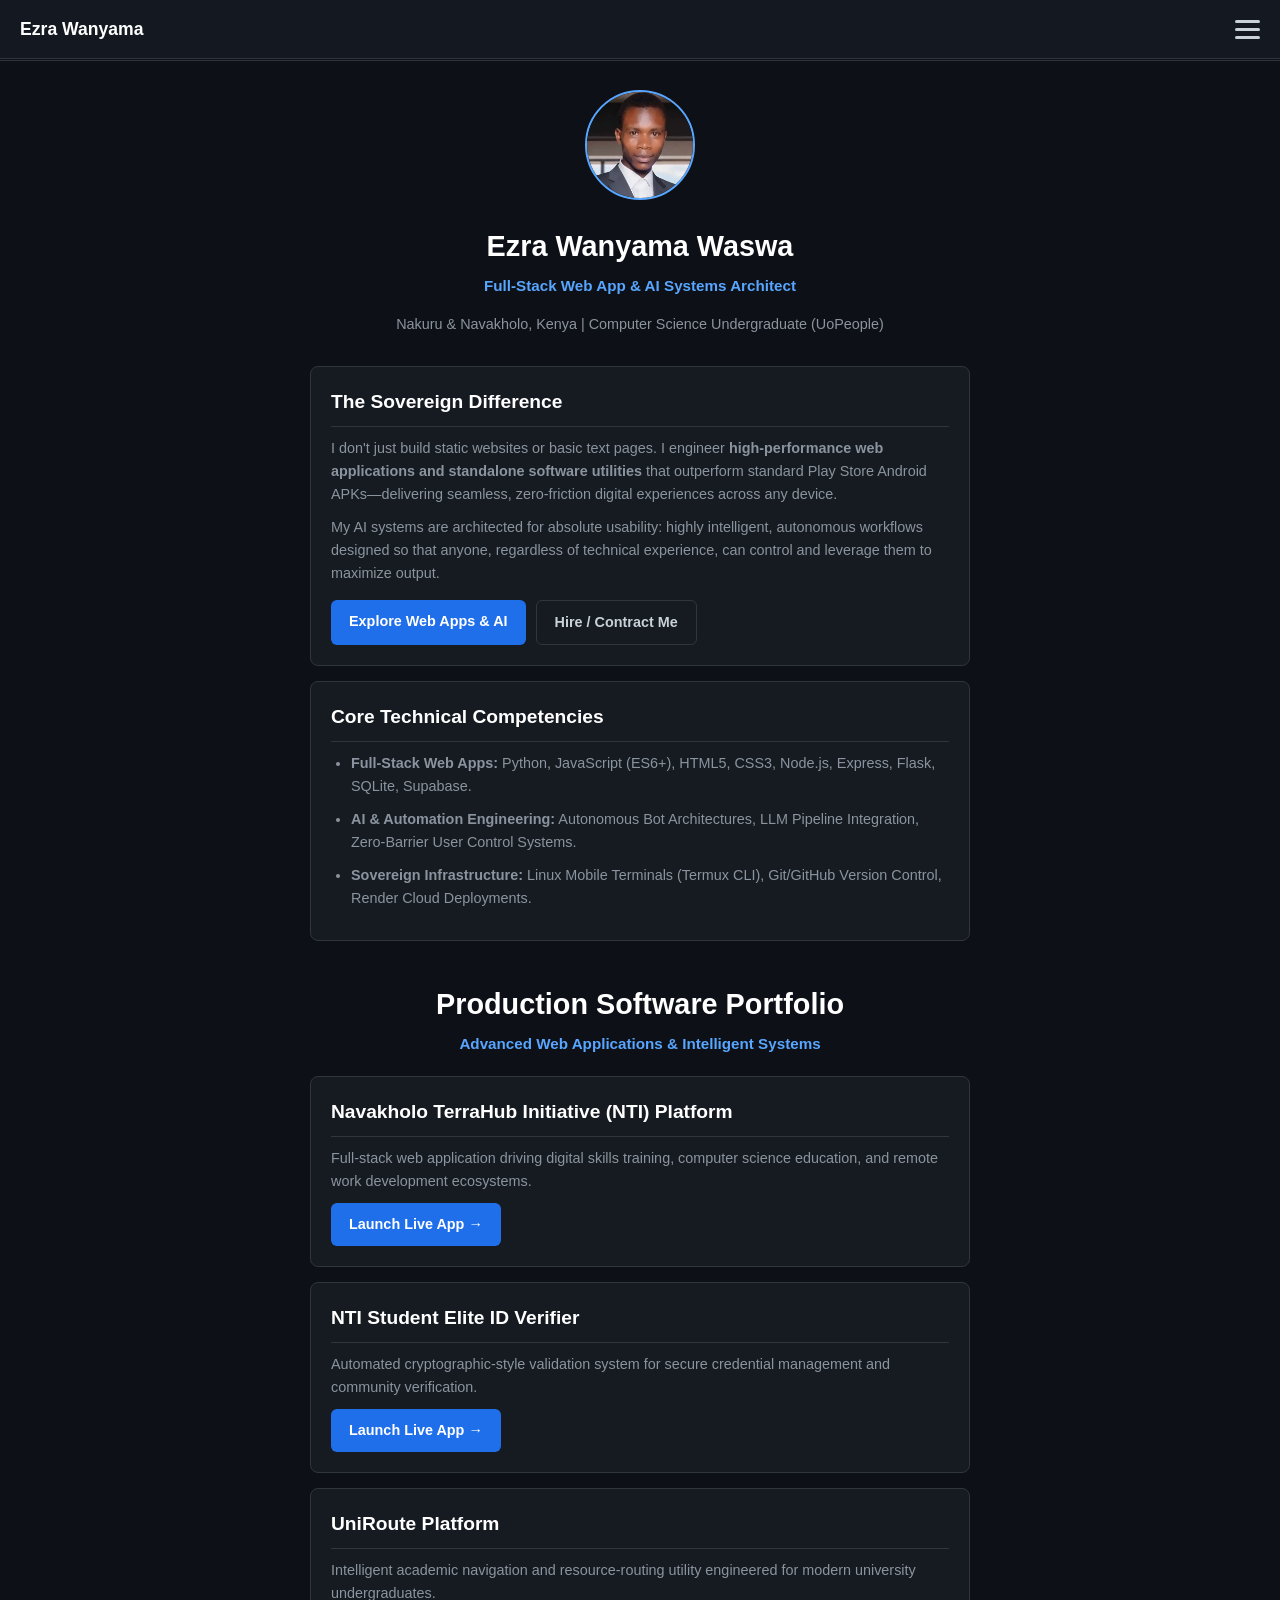
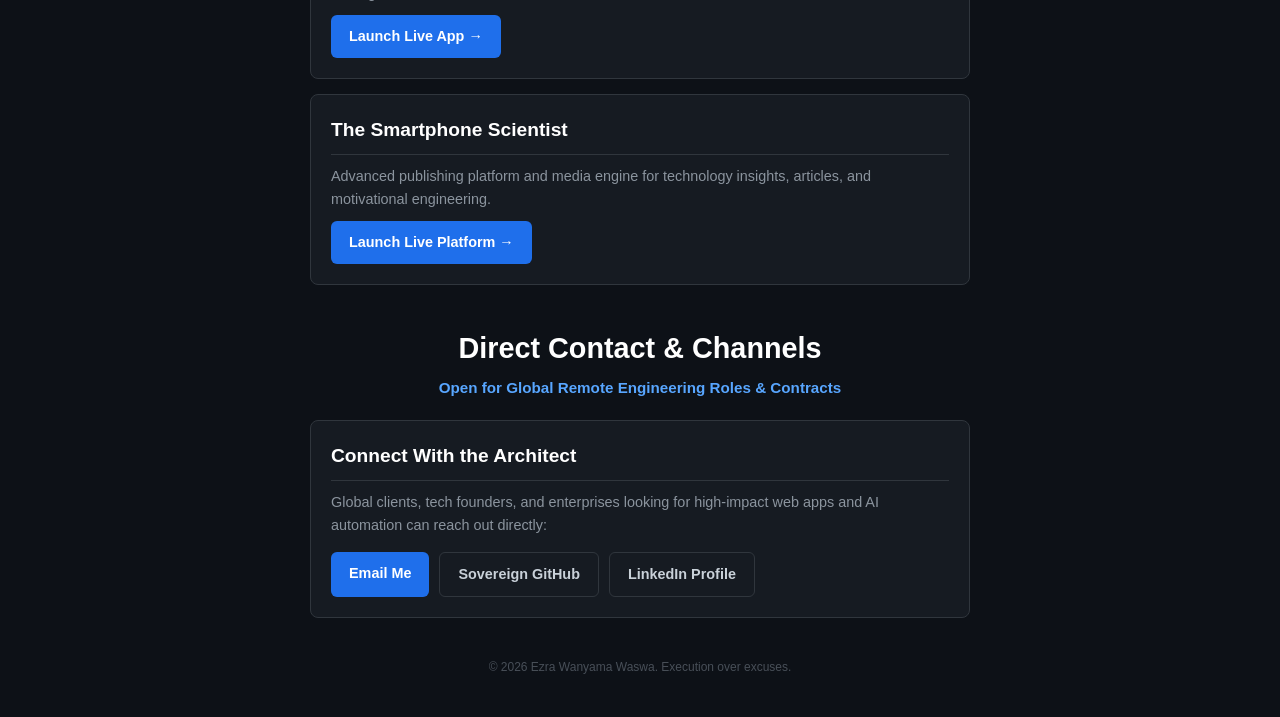
<file: index.html>
<!DOCTYPE html>
<html lang="en">
<head>
    <meta charset="UTF-8">
    <meta name="viewport" content="width=device-width, initial-scale=1.0">
    <title>Ezra Wanyama | Software & Web App Architect</title>
    <style>
        :root {
            --bg-color: #0d1117;
            --card-bg: #161b22;
            --text-color: #c9d1d9;
            --accent-color: #58a6ff;
            --border-color: #30363d;
            --hover-color: #1f6feb;
            --nav-bg: rgba(22, 27, 34, 0.95);
        }
        * { box-sizing: border-box; margin: 0; padding: 0; font-family: -apple-system, BlinkMacSystemFont, "Segoe UI", Roboto, sans-serif; scroll-behavior: smooth; }
        body { background-color: var(--bg-color); color: var(--text-color); line-height: 1.6; padding-top: 70px; display: flex; flex-direction: column; align-items: center; }

        /* Navbar & Hamburger */
        nav { position: fixed; top: 0; left: 0; width: 100%; background: var(--nav-bg); backdrop-filter: blur(10px); border-bottom: 1px solid var(--border-color); display: flex; justify-content: space-between; align-items: center; padding: 15px 20px; z-index: 1000; }
        .nav-brand { font-weight: 700; color: #fff; font-size: 1.1rem; text-decoration: none; }
        .hamburger { background: none; border: none; cursor: pointer; display: flex; flex-direction: column; gap: 5px; }
        .hamburger span { width: 25px; height: 3px; background: var(--text-color); border-radius: 2px; transition: 0.3s; }

        .nav-links { position: absolute; top: 60px; left: 0; width: 100%; background: var(--card-bg); border-bottom: 1px solid var(--border-color); display: flex; flex-direction: column; max-height: 0; overflow: hidden; transition: max-height 0.3s ease-in-out; }
        .nav-links.active { max-height: 300px; }
        .nav-links a { padding: 15px 20px; color: var(--text-color); text-decoration: none; border-bottom: 1px solid var(--border-color); font-weight: 500; }
        .nav-links a:hover { background: var(--hover-color); color: #fff; }

        /* Container & Layout */
        .container { width: 100%; max-width: 700px; padding: 20px; }
        .profile-header { text-align: center; margin-bottom: 30px; }
        .avatar { width: 110px; height: 110px; border-radius: 50%; object-fit: cover; border: 2px solid var(--accent-color); margin-bottom: 15px; }
        h1 { font-size: 1.8rem; color: #fff; margin-bottom: 5px; }
        p.subtitle { color: var(--accent-color); font-size: 0.95rem; font-weight: 600; margin-bottom: 15px; }

        /* Sections & Cards */
        section { margin-bottom: 40px; }
        .card { background-color: var(--card-bg); border: 1px solid var(--border-color); border-radius: 8px; padding: 20px; margin-bottom: 15px; }
        .card h2 { font-size: 1.2rem; color: #fff; margin-bottom: 10px; border-bottom: 1px solid var(--border-color); padding-bottom: 8px; }
        p, li { font-size: 0.9rem; color: #8b949e; margin-bottom: 10px; }
        ul { padding-left: 20px; }
        .btn-group { display: flex; gap: 10px; margin-top: 15px; flex-wrap: wrap; }
        .btn { background-color: var(--hover-color); color: #fff; padding: 10px 18px; border-radius: 6px; text-decoration: none; font-size: 0.9rem; font-weight: 600; transition: background 0.2s; display: inline-block; }
        .btn:hover { background-color: #388bfd; }
        .btn-alt { background-color: transparent; border: 1px solid var(--border-color); color: var(--text-color); }
        .btn-alt:hover { border-color: var(--accent-color); color: #fff; }
        footer { text-align: center; margin-top: 40px; font-size: 0.75rem; color: #484f58; padding-bottom: 20px; }
    </style>
    <script>
        function toggleMenu() {
            document.getElementById('navLinks').classList.toggle('active');
        }
    </script>
</head>
<body>
    <nav>
        <a href="#home" class="nav-brand">Ezra Wanyama</a>
        <button class="hamburger" onclick="toggleMenu()">
            <span></span><span></span><span></span>
        </button>
        <div id="navLinks" class="nav-links">
            <a href="#home" onclick="toggleMenu()">Home & Vision</a>
            <a href="#projects" onclick="toggleMenu()">Web Apps & AI Systems</a>
            <a href="#contact" onclick="toggleMenu()">Direct Contact</a>
        </div>
    </nav>

    <div class="container">
        <!-- HOME / VISION SECTION -->
        <section id="home">
            <div class="profile-header">
                <img src="assets/avatar.jpg" alt="Ezra Wanyama" class="avatar">
                <h1>Ezra Wanyama Waswa</h1>
                <p class="subtitle">Full-Stack Web App & AI Systems Architect</p>
                <p>Nakuru & Navakholo, Kenya | Computer Science Undergraduate (UoPeople)</p>
            </div>

            <div class="card">
                <h2>The Sovereign Difference</h2>
                <p>I don't just build static websites or basic text pages. I engineer <strong>high-performance web applications and standalone software utilities</strong> that outperform standard Play Store Android APKs—delivering seamless, zero-friction digital experiences across any device.</p>
                <p>My AI systems are architected for absolute usability: highly intelligent, autonomous workflows designed so that anyone, regardless of technical experience, can control and leverage them to maximize output.</p>
                <div class="btn-group">
                    <a href="#projects" class="btn">Explore Web Apps & AI</a>
                    <a href="#contact" class="btn btn-alt">Hire / Contract Me</a>
                </div>
            </div>

            <div class="card">
                <h2>Core Technical Competencies</h2>
                <ul>
                    <li><strong>Full-Stack Web Apps:</strong> Python, JavaScript (ES6+), HTML5, CSS3, Node.js, Express, Flask, SQLite, Supabase.</li>
                    <li><strong>AI & Automation Engineering:</strong> Autonomous Bot Architectures, LLM Pipeline Integration, Zero-Barrier User Control Systems.</li>
                    <li><strong>Sovereign Infrastructure:</strong> Linux Mobile Terminals (Termux CLI), Git/GitHub Version Control, Render Cloud Deployments.</li>
                </ul>
            </div>
        </section>

        <!-- PROJECTS / WEB APPS SECTION -->
        <section id="projects">
            <div class="profile-header" style="margin-bottom: 20px;">
                <h1>Production Software Portfolio</h1>
                <p class="subtitle">Advanced Web Applications & Intelligent Systems</p>
            </div>

            <div class="card">
                <h2>Navakholo TerraHub Initiative (NTI) Platform</h2>
                <p>Full-stack web application driving digital skills training, computer science education, and remote work development ecosystems.</p>
                <a href="https://nti-com.onrender.com" target="_blank" class="btn">Launch Live App →</a>
            </div>

            <div class="card">
                <h2>NTI Student Elite ID Verifier</h2>
                <p>Automated cryptographic-style validation system for secure credential management and community verification.</p>
                <a href="https://nti-student-elite-id.onrender.com/portal-x9k2.html" target="_blank" class="btn">Launch Live App →</a>
            </div>

            <div class="card">
                <h2>UniRoute Platform</h2>
                <p>Intelligent academic navigation and resource-routing utility engineered for modern university undergraduates.</p>
                <a href="https://uniroute.onrender.com" target="_blank" class="btn">Launch Live App →</a>
            </div>

            <div class="card">
                <h2>The Smartphone Scientist</h2>
                <p>Advanced publishing platform and media engine for technology insights, articles, and motivational engineering.</p>
                <a href="https://the-smartphone-scientist.onrender.com" target="_blank" class="btn">Launch Live Platform →</a>
            </div>
        </section>

        <!-- CONTACT SECTION -->
        <section id="contact">
            <div class="profile-header" style="margin-bottom: 20px;">
                <h1>Direct Contact & Channels</h1>
                <p class="subtitle">Open for Global Remote Engineering Roles & Contracts</p>
            </div>

            <div class="card">
                <h2>Connect With the Architect</h2>
                <p>Global clients, tech founders, and enterprises looking for high-impact web apps and AI automation can reach out directly:</p>
                <div class="btn-group">
                    <a href="mailto:ezrawanyama254@gmail.com" class="btn">Email Me</a>
                    <a href="https://github.com/ezrawanyama254-ux" target="_blank" class="btn btn-alt">Sovereign GitHub</a>
                    <a href="https://www.linkedin.com/in/ezra-wanyama-ba8257437?utm_source=share_via&utm_content=profile&utm_medium=member_android" target="_blank" class="btn btn-alt">LinkedIn Profile</a>
                </div>
            </div>
        </section>

        <footer>
            &copy; 2026 Ezra Wanyama Waswa. Execution over excuses.
        </footer>
    </div>
</body>
</html>
</file>
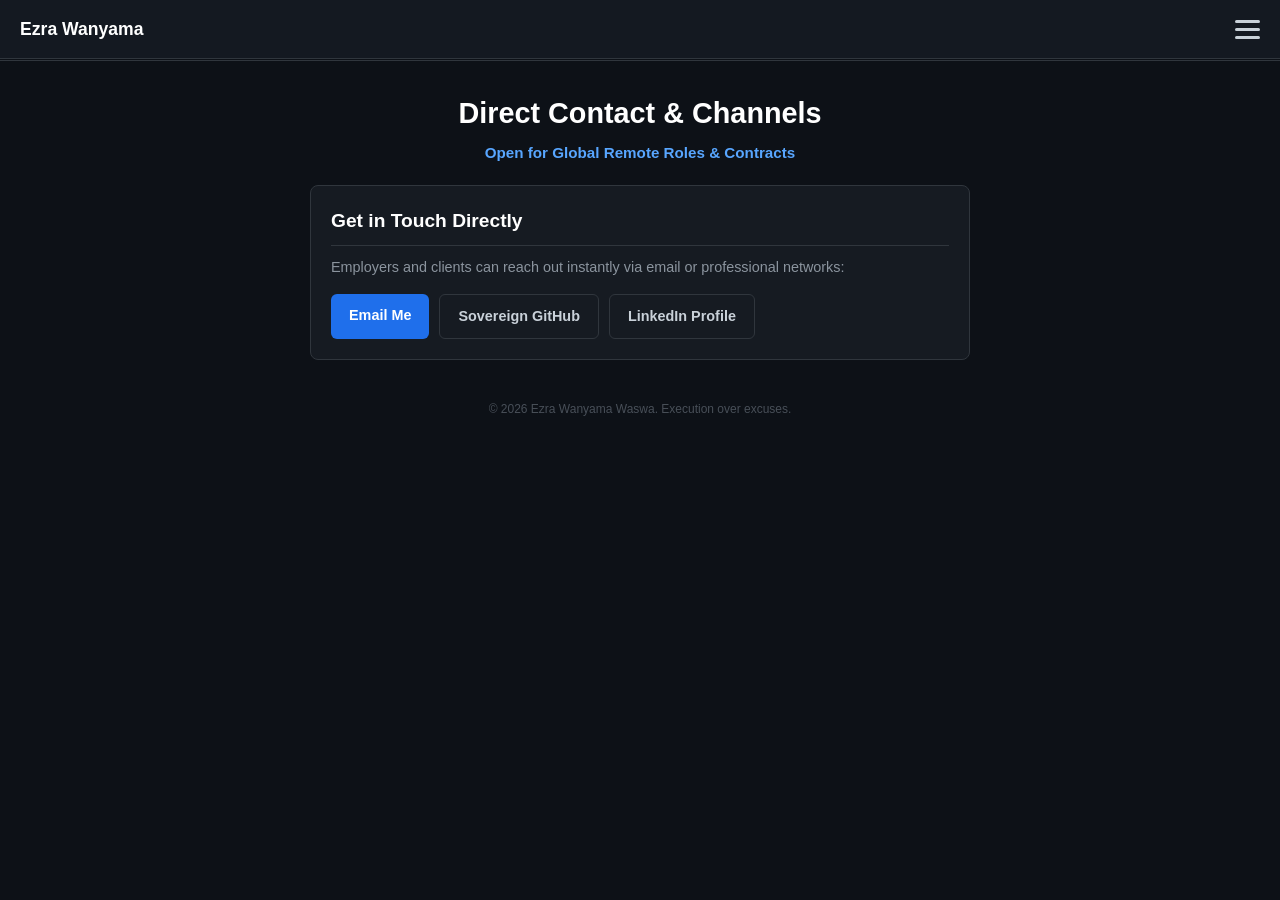
<file: contact.html>
<!DOCTYPE html>
<html lang="en">
<head>
    <meta charset="UTF-8">
    <meta name="viewport" content="width=device-width, initial-scale=1.0">
    <title>Contact | Ezra Wanyama</title>
    <link rel="stylesheet" href="style.css">
</head>
<body>
    <nav>
        <a href="index.html" class="nav-brand">Ezra Wanyama</a>
        <button class="hamburger" onclick="toggleMenu()">
            <span></span><span></span><span></span>
        </button>
        <div id="navLinks" class="nav-links">
            <a href="index.html">Home & CV</a>
            <a href="projects.html">Projects & Portfolio</a>
            <a href="contact.html">Direct Contact</a>
        </div>
    </nav>

    <div class="container">
        <div class="profile-header" style="margin-bottom: 20px;">
            <h1>Direct Contact & Channels</h1>
            <p class="subtitle">Open for Global Remote Roles & Contracts</p>
        </div>

        <div class="card">
            <h2>Get in Touch Directly</h2>
            <p>Employers and clients can reach out instantly via email or professional networks:</p>
            <div class="btn-group">
                <a href="mailto:ezrawanyama254@gmail.com" class="btn">Email Me</a>
                <a href="https://github.com/ezrawanyama254-ux" target="_blank" class="btn btn-alt">Sovereign GitHub</a>
                <a href="https://www.linkedin.com/in/ezra-wanyama-ba8257437?utm_source=share_via&utm_content=profile&utm_medium=member_android" target="_blank" class="btn btn-alt">LinkedIn Profile</a>
            </div>
        </div>

        <footer>
            &copy; 2026 Ezra Wanyama Waswa. Execution over excuses.
        </footer>
    </div>
</body>
</html>
</file>
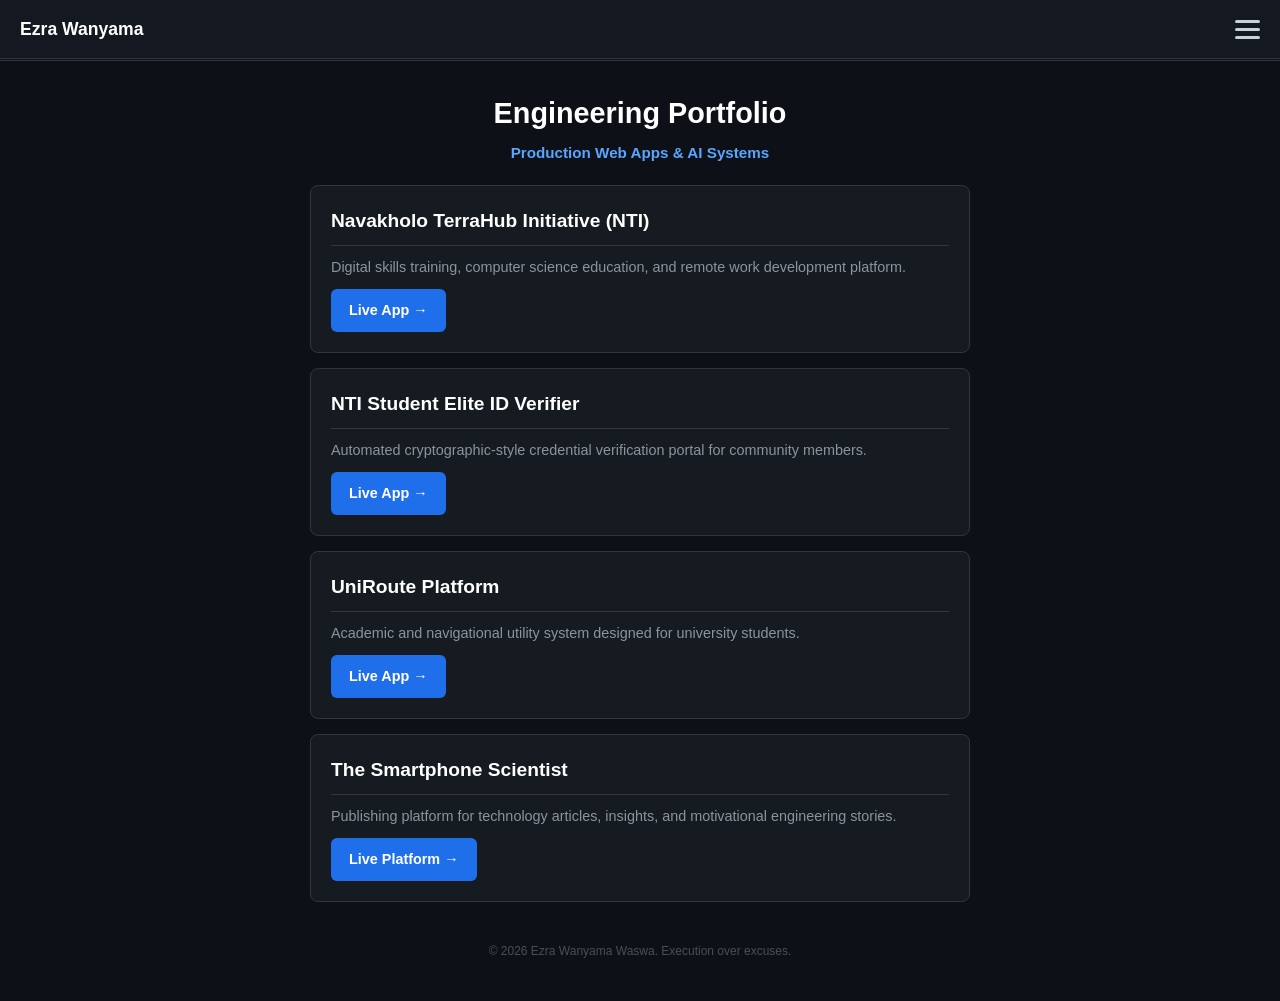
<file: projects.html>
<!DOCTYPE html>
<html lang="en">
<head>
    <meta charset="UTF-8">
    <meta name="viewport" content="width=device-width, initial-scale=1.0">
    <title>Projects | Ezra Wanyama</title>
    <link rel="stylesheet" href="style.css">
</head>
<body>
    <nav>
        <a href="index.html" class="nav-brand">Ezra Wanyama</a>
        <button class="hamburger" onclick="toggleMenu()">
            <span></span><span></span><span></span>
        </button>
        <div id="navLinks" class="nav-links">
            <a href="index.html">Home & CV</a>
            <a href="projects.html">Projects & Portfolio</a>
            <a href="contact.html">Direct Contact</a>
        </div>
    </nav>

    <div class="container">
        <div class="profile-header" style="margin-bottom: 20px;">
            <h1>Engineering Portfolio</h1>
            <p class="subtitle">Production Web Apps & AI Systems</p>
        </div>

        <div class="card">
            <h2>Navakholo TerraHub Initiative (NTI)</h2>
            <p>Digital skills training, computer science education, and remote work development platform.</p>
            <a href="https://nti-com.onrender.com" target="_blank" class="btn">Live App →</a>
        </div>

        <div class="card">
            <h2>NTI Student Elite ID Verifier</h2>
            <p>Automated cryptographic-style credential verification portal for community members.</p>
            <a href="https://nti-student-elite-id.onrender.com/portal-x9k2.html" target="_blank" class="btn">Live App →</a>
        </div>

        <div class="card">
            <h2>UniRoute Platform</h2>
            <p>Academic and navigational utility system designed for university students.</p>
            <a href="https://uniroute.onrender.com" target="_blank" class="btn">Live App →</a>
        </div>

        <div class="card">
            <h2>The Smartphone Scientist</h2>
            <p>Publishing platform for technology articles, insights, and motivational engineering stories.</p>
            <a href="https://the-smartphone-scientist.onrender.com" target="_blank" class="btn">Live Platform →</a>
        </div>

        <footer>
            &copy; 2026 Ezra Wanyama Waswa. Execution over excuses.
        </footer>
    </div>
</body>
</html>
</file>
<file: style.css>
:root {
    --bg-color: #0d1117;
    --card-bg: #161b22;
    --text-color: #c9d1d9;
    --accent-color: #58a6ff;
    --border-color: #30363d;
    --hover-color: #1f6feb;
    --nav-bg: rgba(22, 27, 34, 0.95);
}
* { box-sizing: border-box; margin: 0; padding: 0; font-family: -apple-system, BlinkMacSystemFont, "Segoe UI", Roboto, sans-serif; }
body { background-color: var(--bg-color); color: var(--text-color); line-height: 1.6; padding-top: 70px; display: flex; flex-direction: column; align-items: center; }

/* Navbar & Hamburger */
nav { position: fixed; top: 0; left: 0; width: 100%; background: var(--nav-bg); backdrop-filter: blur(10px); border-bottom: 1px solid var(--border-color); display: flex; justify-content: space-between; align-items: center; padding: 15px 20px; z-index: 1000; }
.nav-brand { font-weight: 700; color: #fff; font-size: 1.1rem; text-decoration: none; }
.hamburger { background: none; border: none; cursor: pointer; display: flex; flex-direction: column; gap: 5px; }
.hamburger span { width: 25px; height: 3px; background: var(--text-color); border-radius: 2px; transition: 0.3s; }

.nav-links { position: absolute; top: 60px; left: 0; width: 100%; background: var(--card-bg); border-bottom: 1px solid var(--border-color); display: flex; flex-direction: column; max-height: 0; overflow: hidden; transition: max-height 0.3s ease-in-out; }
.nav-links.active { max-height: 300px; }
.nav-links a { padding: 15px 20px; color: var(--text-color); text-decoration: none; border-bottom: 1px solid var(--border-color); font-weight: 500; }
.nav-links a:hover { background: var(--hover-color); color: #fff; }

/* Container & Layout */
.container { width: 100%; max-width: 700px; padding: 20px; }
.profile-header { text-align: center; margin-bottom: 30px; }
.avatar { width: 110px; height: 110px; border-radius: 50%; object-fit: cover; border: 2px solid var(--accent-color); margin-bottom: 15px; }
h1 { font-size: 1.8rem; color: #fff; margin-bottom: 5px; }
p.subtitle { color: var(--accent-color); font-size: 0.95rem; font-weight: 600; margin-bottom: 15px; }

/* Cards & Sections */
.card { background-color: var(--card-bg); border: 1px solid var(--border-color); border-radius: 8px; padding: 20px; margin-bottom: 15px; }
.card h2 { font-size: 1.2rem; color: #fff; margin-bottom: 10px; border-bottom: 1px solid var(--border-color); padding-bottom: 8px; }
p, li { font-size: 0.9rem; color: #8b949e; margin-bottom: 10px; }
ul { padding-left: 20px; }
.btn-group { display: flex; gap: 10px; margin-top: 15px; flex-wrap: wrap; }
.btn { background-color: var(--hover-color); color: #fff; padding: 10px 18px; border-radius: 6px; text-decoration: none; font-size: 0.9rem; font-weight: 600; transition: background 0.2s; display: inline-block; }
.btn:hover { background-color: #388bfd; }
.btn-alt { background-color: transparent; border: 1px solid var(--border-color); color: var(--text-color); }
.btn-alt:hover { border-color: var(--accent-color); color: #fff; }
footer { text-align: center; margin-top: 40px; font-size: 0.75rem; color: #484f58; padding-bottom: 20px; }
</style>
<script>
    function toggleMenu() {
        document.getElementById('navLinks').classList.toggle('active');
    }
</script>
</file>
